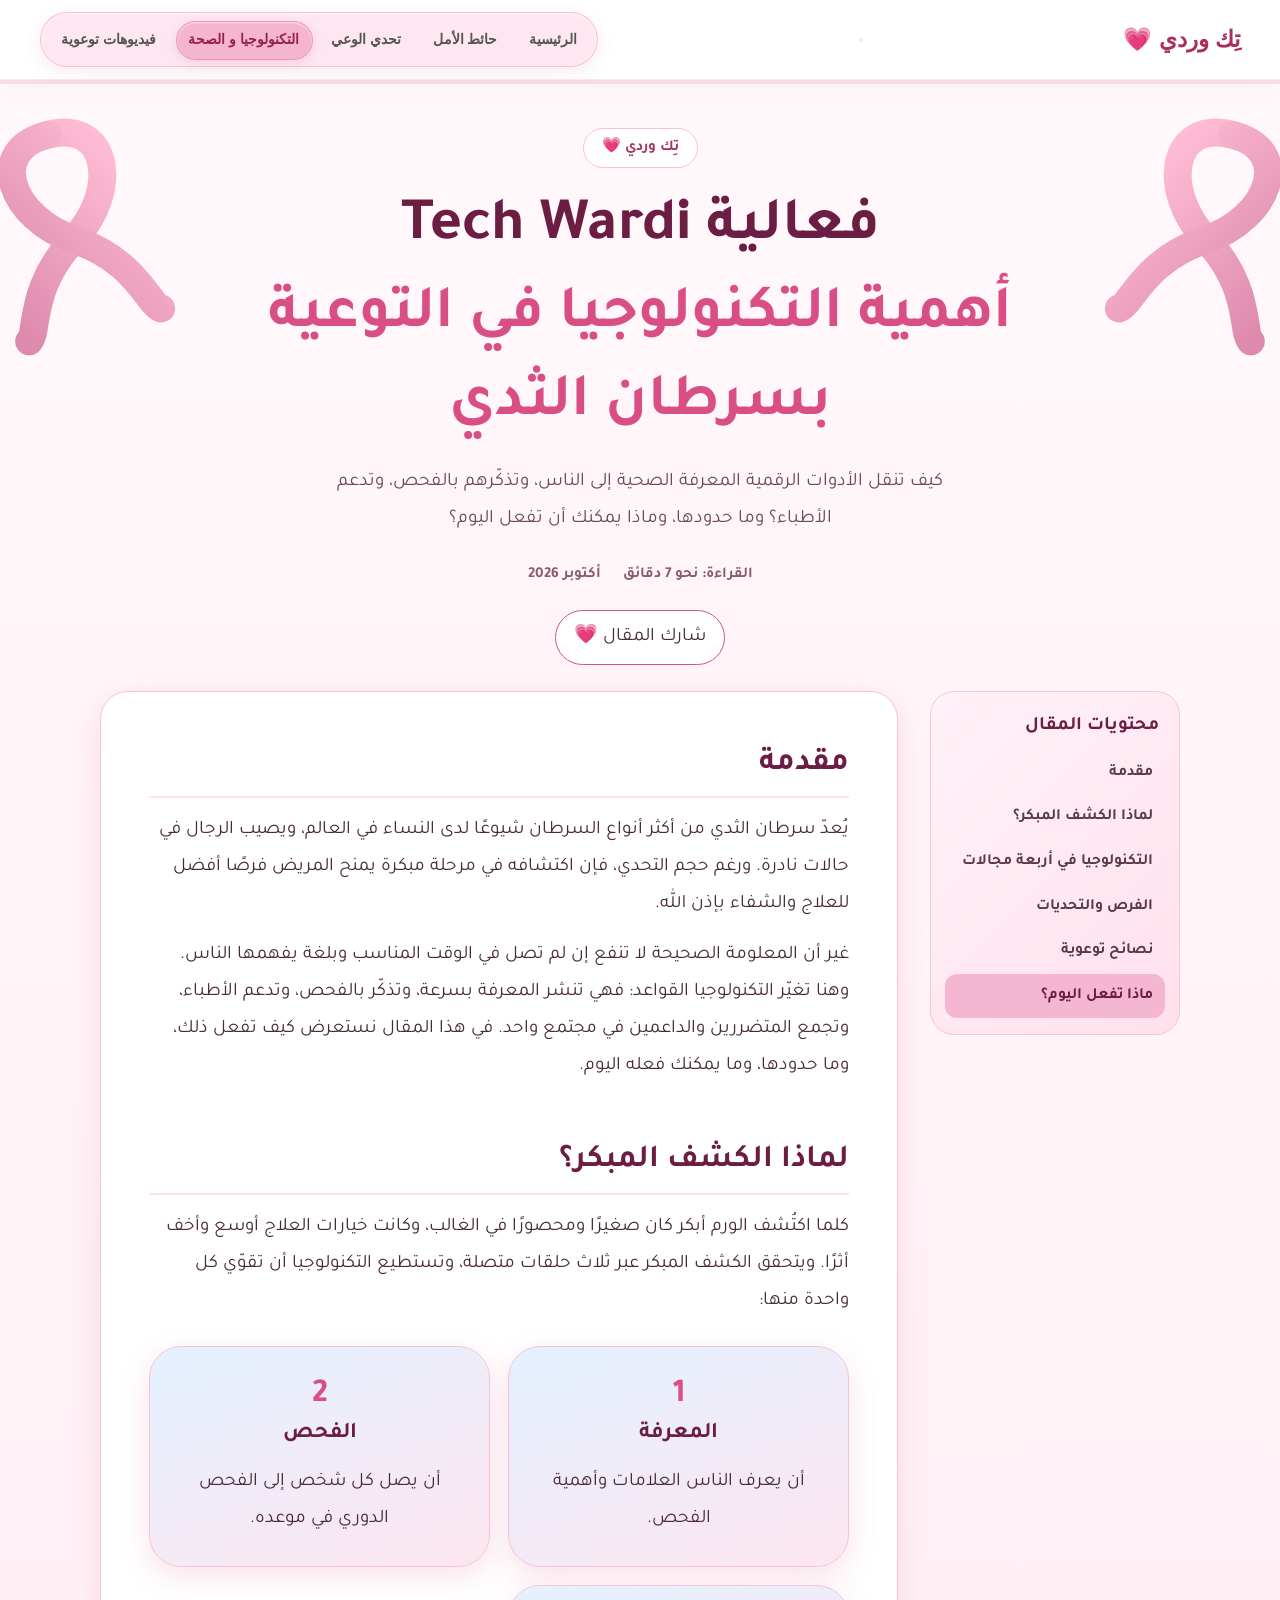
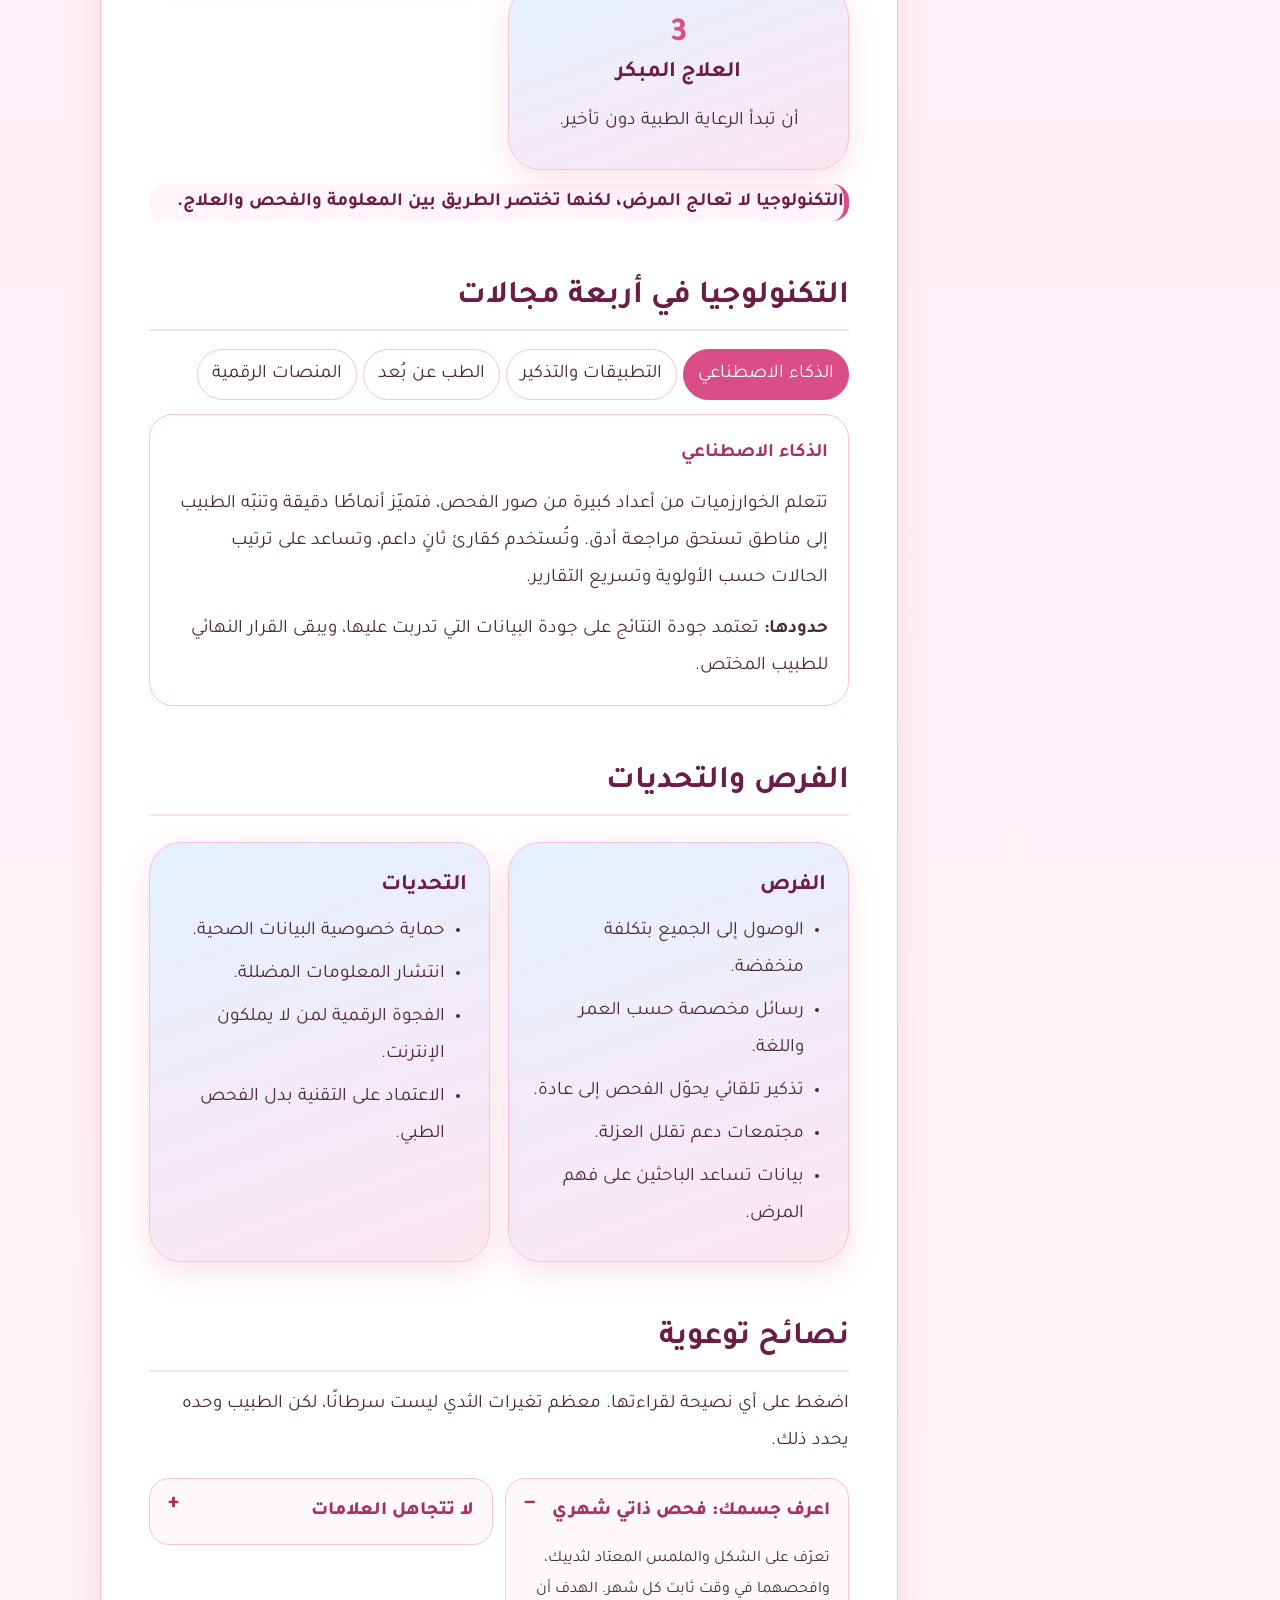
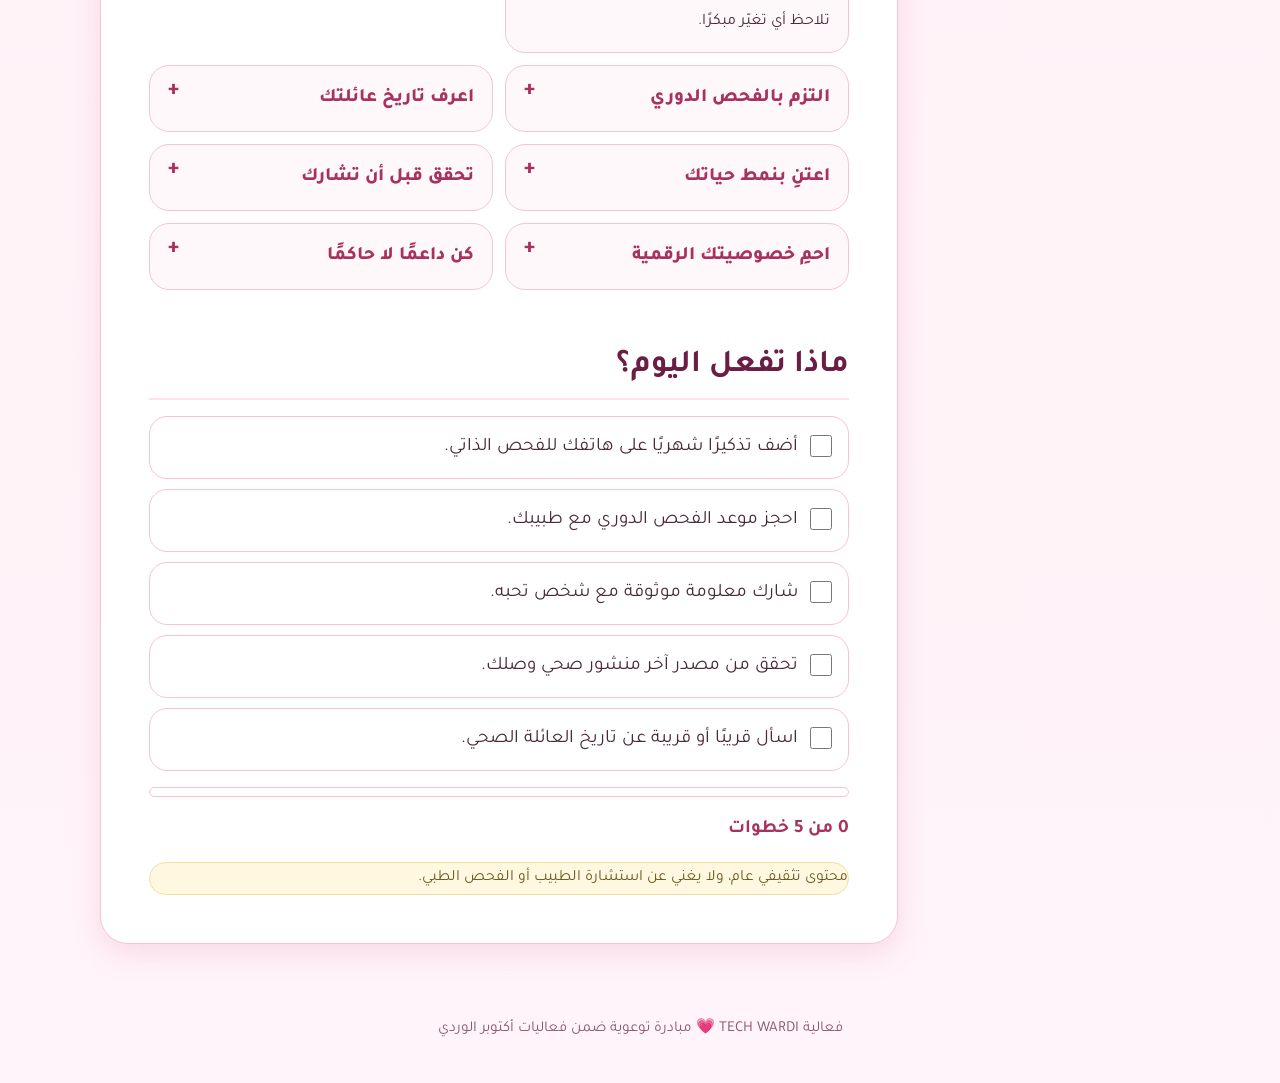
<file: tech-wardi/awareness.html>
<!DOCTYPE html>
<html lang="ar" dir="rtl">
<head>
  <meta charset="UTF-8">
  <meta name="viewport" content="width=device-width, initial-scale=1">

  <title>التكنولوجيا في خدمة الصحة</title>

  <link rel="preconnect" href="https://fonts.googleapis.com">
  <link rel="preconnect" href="https://fonts.gstatic.com" crossorigin>
  <link rel="stylesheet" href="https://fonts.googleapis.com/css2?family=Tajawal:wght@400;500;700;800&display=swap">

  <!-- تنسيقات الموقع المشتركة، ومنها القائمة -->
  <link rel="stylesheet" href="css/common.css">

  <!-- تنسيقات صفحة التوعية الجديدة -->
  <link rel="stylesheet" href="awareness.css">
</head>

<body>

  <!-- القائمة الأصلية: أبقيناها كما هي -->
  <header class="site-header">
    <nav class="navbar" aria-label="القائمة الرئيسية">
      <a href="index.html" class="logo">تِك وردي 💗</a>

      <button
        class="menu-toggle"
        type="button"
        aria-label="فتح القائمة"
        aria-expanded="false"
        aria-controls="main-navigation"
      >
        <span></span>
        <span></span>
        <span></span>
      </button>

      <ul class="nav-links" id="main-navigation">
        <li><a href="index.html">الرئيسية</a></li>
        <li><a href="wall.html">حائط الأمل</a></li>
        <li><a href="quiz.html">تحدي الوعي</a></li>
        <li><a href="awareness.html" aria-current="page">التكنولوجيا و الصحة</a></li>
        <li><a href="videos.html">فيديوهات توعوية</a></li>
      </ul>
    </nav>
  </header>

  <!-- بداية محتوى صفحة التوعية الجديد -->
  <div class="tw-page" data-tw-page>

    <div class="tw-bar" aria-hidden="true">
      <span></span>
    </div>

    <main>
      <header class="tw-hero">
        <svg class="tw-rib tw-rib-a" viewBox="0 0 100 120" aria-hidden="true">
          <use href="#tw-ribbon"/>
        </svg>

        <svg class="tw-rib tw-rib-b" viewBox="0 0 100 120" aria-hidden="true">
          <use href="#tw-ribbon"/>
        </svg>

        <div class="tw-wrap">
          <span class="tw-badge">تِك وردي 💗</span>

          <h1>
            فعالية Tech Wardi
            <em>أهمية التكنولوجيا في التوعية بسرطان الثدي</em>
          </h1>

          <p>
            كيف تنقل الأدوات الرقمية المعرفة الصحية إلى الناس، وتذكّرهم بالفحص،
            وتدعم الأطباء؟ وما حدودها، وماذا يمكنك أن تفعل اليوم؟
          </p>

          <div class="tw-meta">
            <span>القراءة: نحو 7 دقائق</span>
            <span>أكتوبر 2026</span>
          </div>

          <button class="tw-btn tw-btn-ghost tw-btn-sm" type="button" data-tw-share>
            شارك المقال 💗
          </button>
        </div>
      </header>

      <div class="tw-wrap tw-layout">
        <nav class="tw-toc" aria-label="محتويات المقال">
          <b>محتويات المقال</b>
          <a href="#tw-intro" data-tw-go="#tw-intro" class="is-active">مقدمة</a>
          <a href="#tw-early" data-tw-go="#tw-early">لماذا الكشف المبكر؟</a>
          <a href="#tw-tech" data-tw-go="#tw-tech">التكنولوجيا في أربعة مجالات</a>
          <a href="#tw-chal" data-tw-go="#tw-chal">الفرص والتحديات</a>
          <a href="#tw-tips" data-tw-go="#tw-tips">نصائح توعوية</a>
          <a href="#tw-todo" data-tw-go="#tw-todo">ماذا تفعل اليوم؟</a>
        </nav>

        <article class="tw-white tw-art">

          <section class="tw-s" id="tw-intro">
            <h2>مقدمة</h2>
            <p>يُعدّ سرطان الثدي من أكثر أنواع السرطان شيوعًا لدى النساء في العالم، ويصيب الرجال في حالات نادرة. ورغم حجم التحدي، فإن اكتشافه في مرحلة مبكرة يمنح المريض فرصًا أفضل للعلاج والشفاء بإذن الله.</p>
            <p>غير أن المعلومة الصحيحة لا تنفع إن لم تصل في الوقت المناسب وبلغة يفهمها الناس. وهنا تغيّر التكنولوجيا القواعد: فهي تنشر المعرفة بسرعة، وتذكّر بالفحص، وتدعم الأطباء، وتجمع المتضررين والداعمين في مجتمع واحد. في هذا المقال نستعرض كيف تفعل ذلك، وما حدودها، وما يمكنك فعله اليوم.</p>
          </section>

          <section class="tw-s" id="tw-early">
            <h2>لماذا الكشف المبكر؟</h2>
            <p>كلما اكتُشف الورم أبكر كان صغيرًا ومحصورًا في الغالب، وكانت خيارات العلاج أوسع وأخف أثرًا. ويتحقق الكشف المبكر عبر ثلاث حلقات متصلة، وتستطيع التكنولوجيا أن تقوّي كل واحدة منها:</p>

            <div class="tw-grid">
              <div class="tw-card tw-stat">
                <b>1</b>
                <h3>المعرفة</h3>
                <p>أن يعرف الناس العلامات وأهمية الفحص.</p>
              </div>
              <div class="tw-card tw-stat">
                <b>2</b>
                <h3>الفحص</h3>
                <p>أن يصل كل شخص إلى الفحص الدوري في موعده.</p>
              </div>
              <div class="tw-card tw-stat">
                <b>3</b>
                <h3>العلاج المبكر</h3>
                <p>أن تبدأ الرعاية الطبية دون تأخير.</p>
              </div>
            </div>

            <p class="tw-key">التكنولوجيا لا تعالج المرض، لكنها تختصر الطريق بين المعلومة والفحص والعلاج.</p>
          </section>

          <section class="tw-s" id="tw-tech">
            <h2>التكنولوجيا في أربعة مجالات</h2>

            <div class="tw-tabs" role="tablist" aria-label="مجالات التكنولوجيا">
              <button class="tw-tab" role="tab" type="button">الذكاء الاصطناعي</button>
              <button class="tw-tab" role="tab" type="button">التطبيقات والتذكير</button>
              <button class="tw-tab" role="tab" type="button">الطب عن بُعد</button>
              <button class="tw-tab" role="tab" type="button">المنصات الرقمية</button>
            </div>

            <div class="tw-panel" role="tabpanel">
              <h4>الذكاء الاصطناعي</h4>
              <p>تتعلم الخوارزميات من أعداد كبيرة من صور الفحص، فتميّز أنماطًا دقيقة وتنبّه الطبيب إلى مناطق تستحق مراجعة أدق. وتُستخدم كقارئ ثانٍ داعم، وتساعد على ترتيب الحالات حسب الأولوية وتسريع التقارير.</p>
              <p><b>حدودها:</b> تعتمد جودة النتائج على جودة البيانات التي تدربت عليها، ويبقى القرار النهائي للطبيب المختص.</p>
            </div>

            <div class="tw-panel" role="tabpanel" hidden>
              <h4>التطبيقات والتذكير</h4>
              <p>تذكّرك التطبيقات بموعد الفحص الذاتي الشهري وبمواعيد الفحوصات الدورية، وتتيح تدوين ما تلاحظه لتعرضه على الطبيب بدقة بدل الاعتماد على الذاكرة.</p>
              <p><b>حدودها:</b> التطبيق لا يشخّص المرض، وأي تغيّر ملحوظ يستدعي مراجعة الطبيب مباشرة.</p>
            </div>

            <div class="tw-panel" role="tabpanel" hidden>
              <h4>الطب عن بُعد</h4>
              <p>تتيح الاستشارة عن بُعد طرح السؤال الأول على مختص دون سفر أو انتظار طويل، وتفيد سكان المناطق البعيدة والمرضى في المتابعة بعد العلاج.</p>
              <p><b>حدودها:</b> لا تغني عن الفحص السريري والتصوير الطبي عند الحاجة.</p>
            </div>

            <div class="tw-panel" role="tabpanel" hidden>
              <h4>المنصات الرقمية</h4>
              <p>تصل الحملات الرقمية وقصص الناجين والفيديوهات القصيرة إلى جمهور واسع في وقت قصير، وتكسر حاجز الخجل والخوف الذي يؤخر كثيرين عن الفحص.</p>
              <p><b>حدودها:</b> تنتشر الإشاعات والعلاجات الوهمية بسرعة أيضًا، لذا تحقق من المصدر قبل أن تشارك.</p>
            </div>
          </section>

          <section class="tw-s" id="tw-chal">
            <h2>الفرص والتحديات</h2>

            <div class="tw-grid">
              <div class="tw-card">
                <h3>الفرص</h3>
                <ul class="tw-bul">
                  <li>الوصول إلى الجميع بتكلفة منخفضة.</li>
                  <li>رسائل مخصصة حسب العمر واللغة.</li>
                  <li>تذكير تلقائي يحوّل الفحص إلى عادة.</li>
                  <li>مجتمعات دعم تقلل العزلة.</li>
                  <li>بيانات تساعد الباحثين على فهم المرض.</li>
                </ul>
              </div>

              <div class="tw-card">
                <h3>التحديات</h3>
                <ul class="tw-bul">
                  <li>حماية خصوصية البيانات الصحية.</li>
                  <li>انتشار المعلومات المضللة.</li>
                  <li>الفجوة الرقمية لمن لا يملكون الإنترنت.</li>
                  <li>الاعتماد على التقنية بدل الفحص الطبي.</li>
                </ul>
              </div>
            </div>
          </section>

          <section class="tw-s" id="tw-tips">
            <h2>نصائح توعوية</h2>
            <p>اضغط على أي نصيحة لقراءتها. معظم تغيرات الثدي ليست سرطانًا، لكن الطبيب وحده يحدد ذلك.</p>

            <div class="tw-tips">
              <details class="tw-tip" open>
                <summary>اعرف جسمك: فحص ذاتي شهري</summary>
                <p>تعرّف على الشكل والملمس المعتاد لثدييك، وافحصهما في وقت ثابت كل شهر. الهدف أن تلاحظ أي تغيّر مبكرًا.</p>
              </details>
              <details class="tw-tip">
                <summary>لا تتجاهل العلامات</summary>
                <p>كتلة جديدة، تغيّر في الشكل أو الجلد، إفرازات من الحلمة، أو ألم مستمر في موضع واحد: راجع الطبيب دون تأجيل.</p>
              </details>
              <details class="tw-tip">
                <summary>التزم بالفحص الدوري</summary>
                <p>اسأل طبيبك عن توقيت التصوير الدوري المناسب لعمرك وتاريخك العائلي، وضع الموعد في تقويم هاتفك.</p>
              </details>
              <details class="tw-tip">
                <summary>اعرف تاريخ عائلتك</summary>
                <p>إصابة قريبة من الدرجة الأولى قد ترفع احتمال الإصابة. أخبر طبيبك ليحدد لك خطة متابعة تناسبك.</p>
              </details>
              <details class="tw-tip">
                <summary>اعتنِ بنمط حياتك</summary>
                <p>النشاط البدني المنتظم، والوزن الصحي، عوامل قد تخفض خطر الإصابة، وهي مفيدة لصحتك عمومًا.</p>
              </details>
              <details class="tw-tip">
                <summary>تحقق قبل أن تشارك</summary>
                <p>اعتمد على مصادر طبية موثوقة كوزارات الصحة والمنظمات المتخصصة، وانتبه للتاريخ، وتجنّب أي منشور يَعد بعلاج سريع أو سري.</p>
              </details>
              <details class="tw-tip">
                <summary>احمِ خصوصيتك الرقمية</summary>
                <p>راجع أذونات التطبيقات الصحية، ولا تنشر نتائج فحوصاتك علنًا، واستخدم كلمات مرور قوية لحساباتك الطبية.</p>
              </details>
              <details class="tw-tip">
                <summary>كن داعمًا لا حاكمًا</summary>
                <p>استمع قبل أن تنصح، واعرض المرافقة إلى الموعد، وتجنّب العبارات التي تقلل من الخوف. الدعم الإنساني جزء من العلاج.</p>
              </details>
            </div>
          </section>

          <section class="tw-s" id="tw-todo">
            <h2>ماذا تفعل اليوم؟</h2>

            <ul class="tw-list">
              <li><label><input class="tw-chk" type="checkbox"><span>أضف تذكيرًا شهريًا على هاتفك للفحص الذاتي.</span></label></li>
              <li><label><input class="tw-chk" type="checkbox"><span>احجز موعد الفحص الدوري مع طبيبك.</span></label></li>
              <li><label><input class="tw-chk" type="checkbox"><span>شارك معلومة موثوقة مع شخص تحبه.</span></label></li>
              <li><label><input class="tw-chk" type="checkbox"><span>تحقق من مصدر آخر منشور صحي وصلك.</span></label></li>
              <li><label><input class="tw-chk" type="checkbox"><span>اسأل قريبًا أو قريبة عن تاريخ العائلة الصحي.</span></label></li>
            </ul>

            <div class="tw-meter" aria-hidden="true"><span></span></div>
            <p class="tw-out" aria-live="polite"></p>
            <p class="tw-note-box">محتوى تثقيفي عام، ولا يغني عن استشارة الطبيب أو الفحص الطبي.</p>
          </section>

        </article>
      </div>
    </main>

    <footer class="tw-foot">
      فعالية TECH WARDI 💗 مبادرة توعوية ضمن فعاليات أكتوبر الوردي
    </footer>

    <div class="tw-toast" role="status"></div>

    <svg width="0" height="0" style="position:absolute" aria-hidden="true">
      <defs>
        <linearGradient id="tw-g" x1="0" y1="0" x2="1" y2="1">
          <stop offset="0" stop-color="#ff8fb8"/>
          <stop offset="1" stop-color="#c2336f"/>
        </linearGradient>

        <g id="tw-ribbon" fill="none" stroke="url(#tw-g)" stroke-width="14" stroke-linecap="round">
          <path d="M50 14C18 14 22 50 50 68S78 108 84 112"/>
          <path d="M50 14C82 14 78 50 50 68S22 108 16 112"/>
        </g>
      </defs>
    </svg>

  </div>

  <!-- script.js مسؤول عن وظائف الموقع المشتركة والانتقال -->
  <script src="script.js"></script>

  <!-- awareness.js مسؤول عن تفاعلات المقال -->
  <script src="awareness.js"></script>

</body>
</html>
</file>
<file: tech-wardi/css/common.css>
:root {
    --pink: #d94f83;
    --dark-pink: #a92f61;
    --light-pink: #fff0f5;
    --white: #ffffff;
    --text: #333333;
    --muted: #666666;
    --border-pink: #f5d5e2;
    --shadow: 0 8px 25px rgba(100, 30, 60, 0.07);
    --radius: 18px;
}

/* الإعدادات العامة */
* {
    margin: 0;
    padding: 0;
    box-sizing: border-box;
}

html {
    scroll-behavior: smooth;
}

body {
    font-family: Arial, sans-serif;
    background: var(--white);
    color: var(--text);
    line-height: 1.8;
    overflow-wrap: break-word;
}

a {
    color: inherit;
    text-decoration: none;
}

img {
    display: block;
    max-width: 100%;
}

button,
input,
textarea,
select {
    font: inherit;
}

h1,
h2,
h3 {
    line-height: 1.4;
}

p {
    margin-bottom: 12px;
}

/* شريط التنقل */
.site-header {
    position: sticky;
    top: 0;
    z-index: 100;
    background: rgba(255, 255, 255, 0.78);
    border-bottom: 1px solid rgba(217, 79, 131, 0.12);
    box-shadow: 0 6px 24px rgba(100, 30, 60, 0.045);
    backdrop-filter: blur(18px);
    -webkit-backdrop-filter: blur(18px);
}

.navbar {
    width: min(1200px, 100%);
    min-height: 76px;
    margin: auto;
    padding: 12px 24px;
    display: flex;
    align-items: center;
    justify-content: space-between;
    gap: 24px;
}

.logo,
.footer-logo {
    color: var(--dark-pink);
    font-size: 23px;
    font-weight: 800;
    white-space: nowrap;
}

/* حاوية روابط التنقل */
.nav-links {
    position: relative;
    isolation: isolate;
    display: flex;
    flex-wrap: wrap;
    align-items: center;
    justify-content: center;
    gap: 6px;
    padding: 7px;
    list-style: none;

    background: rgba(255, 220, 235, 0.68);
    border: 1px solid rgba(217, 79, 131, 0.25);
    border-radius: 999px;

    backdrop-filter: blur(10px);
    -webkit-backdrop-filter: blur(10px);

    box-shadow:
        inset 0 1px 3px rgba(255, 255, 255, 0.8),
        0 5px 18px rgba(169, 47, 97, 0.09);
}

.nav-links li {
    position: relative;
    z-index: 1;
    list-style: none;
}

/* روابط التنقل */
.nav-links a {
    position: relative;
    z-index: 2;
    display: block;
    padding: 9px 13px;
    border-radius: 999px;
    color: #555;
    font-size: 14px;
    font-weight: 600;
    white-space: nowrap;
    background: transparent;
    box-shadow: none;
    transition: color 0.25s ease;
}

.nav-links a:hover,
.nav-links a:focus-visible,
.nav-links a[aria-current="page"] {
    color: #92234f;
    background: transparent;
    box-shadow: none;
}

/* الفقاعة الوردية المتحركة */
.nav-bubble {
    position: absolute;
    display: block;
    z-index: 0;
    top: 0;
    left: 0;
    width: 0;
    height: 0;
    border: 1px solid rgba(217, 79, 131, 0.3);
    border-radius: 999px;
    background: rgba(232, 112, 160, 0.42);
    box-shadow:
        inset 0 1px 2px rgba(255, 255, 255, 0.65),
        0 3px 12px rgba(169, 47, 97, 0.14);
    pointer-events: none;
    opacity: 0;
    transition:
        left 0.35s cubic-bezier(0.22, 1, 0.36, 1),
        top 0.35s cubic-bezier(0.22, 1, 0.36, 1),
        width 0.35s cubic-bezier(0.22, 1, 0.36, 1),
        height 0.35s cubic-bezier(0.22, 1, 0.36, 1),
        opacity 0.2s ease;
}

.nav-links.bubble-ready .nav-bubble {
    opacity: 1;
}

/* الشاشات المتوسطة */
@media (max-width: 900px) {
    .navbar {
        flex-direction: column;
        gap: 10px;
    }

    .nav-links {
        gap: 5px;
        max-width: 100%;
        flex-wrap: wrap;
        border-radius: 24px;
    }

    .nav-links a {
        padding: 8px 11px;
        font-size: 13px;
    }
}

/* الهواتف */
@media (max-width: 600px) {
    .navbar {
        padding: 12px 14px;
    }

    .logo {
        font-size: 22px;
    }

    .nav-links {
        gap: 4px;
        padding: 5px;
    }

    .nav-links a {
        padding: 7px 9px;
        font-size: 12px;
    }

    .button {
        width: 100%;
        max-width: 320px;
    }
}

/* الأزرار */
.button {
    display: inline-flex;
    align-items: center;
    justify-content: center;
    min-height: 48px;
    padding: 11px 22px;
    border: 1px solid var(--pink);
    border-radius: 30px;
    font-weight: 700;
    text-align: center;
    transition:
        transform 0.2s ease,
        background-color 0.2s ease,
        box-shadow 0.2s ease;
}

.button:hover {
    transform: translateY(-3px);
    box-shadow: 0 7px 18px rgba(169, 47, 97, 0.15);
}

.button-primary {
    background: var(--pink);
    color: var(--white);
}

.button-primary:hover {
    background: var(--dark-pink);
}

.button-secondary {
    background: var(--white);
    color: var(--dark-pink);
}

/* تذييل الموقع */
.site-footer {
    padding: 38px 20px;
    text-align: center;
    background: #fff0f5;
    border-top: 1px solid var(--border-pink);
}

.footer-logo {
    display: inline-block;
    margin-bottom: 10px;
}

.site-footer p {
    color: var(--muted);
    font-size: 14px;
}

.site-footer .footer-credit {
    font-size: 13px;
}

.site-footer .footer-copy {
    margin: 20px 0 0;
    padding-top: 16px;
    border-top: 1px solid var(--border-pink);
    font-size: 12px;
}

/* إمكانية الوصول */
a:focus-visible,
button:focus-visible,
input:focus-visible,
textarea:focus-visible,
select:focus-visible {
    outline: 3px solid var(--pink);
    outline-offset: 4px;
}

/* تقليل الحركة عند تفضيل المستخدم */
@media (prefers-reduced-motion: reduce) {
    html {
        scroll-behavior: auto;
    }

    *,
    *::before,
    *::after {
        transition-duration: 0.01ms !important;
        animation-duration: 0.01ms !important;
        animation-iteration-count: 1 !important;
    }
}

/* ستارة الانتقال بين الصفحات */
.page-transition {
    position: fixed;
    inset: 0;
    z-index: 99999;
    display: flex;
    align-items: center;
    justify-content: center;

    background:
        radial-gradient(
            circle at center,
            #fff0f6 0%,
            #f9c4dc 45%,
            #d94f85 100%
        );

    opacity: 0;
    visibility: hidden;
    transform: translateY(100%);
    pointer-events: none;

    transition:
        transform 0.45s cubic-bezier(.76, 0, .24, 1),
        opacity 0.25s ease,
        visibility 0.45s;
}

.page-transition.is-active {
    opacity: 1;
    visibility: visible;
    transform: translateY(0);
    pointer-events: auto;
}

.page-transition-logo {
    color: #a8325f;
    font-family: 'Tajawal', sans-serif;
    font-size: clamp(28px, 5vw, 46px);
    font-weight: 800;
    text-align: center;
    animation: wardi-pulse 0.8s ease-in-out infinite alternate;
}

@keyframes wardi-pulse {
    from {
        transform: scale(0.96);
        opacity: 0.8;
    }

    to {
        transform: scale(1.04);
        opacity: 1;
    }
}

@media (prefers-reduced-motion: reduce) {
    .page-transition {
        transition-duration: 0.01ms;
    }

    .page-transition-logo {
        animation: none;
    }
}
/* توحيد أبعاد شريط التنقل بين جميع الصفحات */
.site-header,
.site-header .navbar {
    box-sizing: border-box;
}

.site-header .navbar {
    width: 100%;
    max-width: 1248px;
    margin-inline: auto;
}

.site-header .nav-links {
    box-sizing: border-box;
    flex: 0 0 auto;
}

.site-header .nav-links li {
    flex: 0 0 auto;
}

.site-header .nav-links a {
    box-sizing: border-box;
    line-height: 1.5;
}
</file>
<file: tech-wardi/awareness.css>
/* تِك وردي — كل القواعد داخل .tw-page لتجنّب التعارض مع الموقع الأكبر.
   للتخصيص: عدّل المتغيرات (--tw-*) فقط. */
.tw-page{--tw-p:#d94f85;--tw-pd:#a8325f;--tw-w:#6b1d44;--tw-bg:#fff0f6;--tw-soft:#ffe0ec;--tw-line:#f6c3d7;--tw-ink:#4a2a3a;--tw-blue:#e4f1ff;--tw-ok:#2f9e6e;--tw-sh:0 10px 30px rgba(217,79,133,.16);
font-family:'Tajawal','Cairo',system-ui,sans-serif;font-size:18px;line-height:1.95;color:var(--tw-ink);background:linear-gradient(180deg,#fff8fb,var(--tw-bg) 40%,#fff4f9);direction:rtl;overflow-x:clip;position:relative}
.tw-page *,.tw-page *::before,.tw-page *::after{box-sizing:border-box}
.tw-page h1,.tw-page h2,.tw-page h3,.tw-page p,.tw-page ul{margin:0;padding:0}
.tw-page button,.tw-page input,.tw-page textarea{font:inherit;color:inherit}
.tw-page :focus-visible{outline:3px solid var(--tw-pd);outline-offset:3px}
.tw-wrap{max-width:1040px;margin:0 auto;padding:0 20px}
.tw-sec{padding:56px 0;scroll-margin-top:150px}
.tw-sec>.tw-wrap>h2{font-size:clamp(1.7rem,5vw,2.4rem);color:var(--tw-w);line-height:1.4;text-align:center}
.tw-lead{text-align:center;max-width:620px;margin:10px auto 32px;color:#6b4a5a}

/* الأزرار */
.tw-btn{display:block;width:100%;max-width:340px;margin:10px auto;padding:13px 22px;border-radius:999px;border:1.5px solid var(--tw-p);font-weight:700;font-size:1.02rem;cursor:pointer;text-align:center;text-decoration:none;transition:transform .2s,box-shadow .2s,background .2s}
.tw-btn:hover{transform:translateY(-2px);box-shadow:var(--tw-sh)}
.tw-btn-main{background:var(--tw-p);color:#fff}
.tw-btn-main:hover{background:var(--tw-pd)}
.tw-btn-ghost{background:#fff;color:var(--tw-pd)}
.tw-btn-sm{display:inline-block;width:auto;margin:6px;padding:8px 18px;font-size:.95rem}

/* الواجهة */
.tw-hero{position:relative;text-align:center;padding:48px 0 24px;isolation:isolate}
.tw-rib{position:absolute;width:150px;top:20px;opacity:.55;z-index:-1}
.tw-rib-a{right:-30px;transform:rotate(14deg)}
.tw-rib-b{left:-30px;transform:rotate(-14deg) scaleX(-1)}
.tw-badge{display:inline-block;padding:4px 18px;border-radius:999px;background:#fff;border:1px solid var(--tw-line);color:var(--tw-pd);font-weight:700;font-size:.95rem}
.tw-hero h1{margin:18px auto 14px;max-width:760px;font-size:clamp(2.1rem,7.5vw,3.8rem);line-height:1.45;color:var(--tw-w)}
.tw-hero h1 em{display:block;font-style:normal;color:var(--tw-p)}
.tw-hero>.tw-wrap>p{max-width:600px;margin:0 auto 22px;color:#6b4a5a}
.tw-quote{text-align:center;color:#8a5a70;font-size:1rem;margin:20px 0 0}

/* بطاقات */
.tw-card{background:linear-gradient(160deg,var(--tw-blue),#fde6f0);border:1px solid var(--tw-line);border-radius:32px;padding:28px 22px;box-shadow:var(--tw-sh)}
.tw-white{background:#fff;border:1px solid var(--tw-line);border-radius:28px;padding:24px 22px;box-shadow:var(--tw-sh)}
.tw-grid{display:grid;gap:18px;grid-template-columns:repeat(auto-fit,minmax(min(230px,100%),1fr));margin-top:26px}
.tw-stat{text-align:center}
.tw-stat b{display:block;font-size:2.1rem;color:var(--tw-p);line-height:1.3}

/* المقال */
.tw-art p{margin-top:14px}
.tw-art h3{color:var(--tw-w);font-size:1.4rem;margin-top:30px}
.tw-tabs{display:flex;max-width:100%;flex-wrap:nowrap;gap:6px;margin:14px -4px 10px;padding:4px;overflow-x:auto;overscroll-behavior-x:contain;-webkit-overflow-scrolling:touch;scroll-snap-type:x proximity;scrollbar-width:none}
.tw-tabs::-webkit-scrollbar{display:none}
.tw-tab{flex:none;scroll-snap-align:center;white-space:nowrap;padding:6px 14px;border-radius:999px;border:1.5px solid var(--tw-line);background:#fff;cursor:pointer;font-weight:700;font-size:.88rem;line-height:1.6;color:#5a3a49;transition:background .2s}
.tw-tab[aria-selected="true"]{background:var(--tw-p);border-color:var(--tw-p);color:#fff}
.tw-panel{padding:20px;border-radius:24px;background:#fff;border:1px solid var(--tw-line)}
.tw-panel[hidden]{display:none}
.tw-panel h4{margin:0 0 6px;font-size:1.2rem;color:var(--tw-pd)}
.tw-note-box{margin-top:22px;padding:14px 18px;border-radius:18px;background:#fff8e1;border:1px solid #f3dfa2;font-size:.98rem;color:#6b5a1f}
.tw-list{list-style:none;display:grid;gap:10px;margin-top:16px}
.tw-list label{display:flex;gap:12px;align-items:flex-start;padding:12px 16px;border-radius:18px;background:#fff;border:1px solid var(--tw-line);cursor:pointer}
.tw-list input{width:22px;height:22px;margin-top:6px;accent-color:var(--tw-p);flex:none}
.tw-list input:checked+span{text-decoration:line-through;color:#a08090}
.tw-meter{height:10px;border-radius:99px;background:#fff;margin-top:16px;overflow:hidden;border:1px solid var(--tw-line)}
.tw-meter span{display:block;height:100%;width:0;background:var(--tw-p);transition:width .4s}
.tw-out{margin-top:10px;font-weight:700;color:var(--tw-pd)}

.tw-foot{text-align:center;padding:30px 20px 40px;font-size:.95rem;color:#8a5a70}
.tw-toast{position:fixed;bottom:24px;left:50%;transform:translate(-50%,30px);opacity:0;background:var(--tw-w);color:#fff;padding:12px 24px;border-radius:999px;z-index:99;transition:.3s;pointer-events:none}
.tw-toast.on{opacity:1;transform:translate(-50%,0)}

/* ظهور تدريجي (يُفعَّل فقط عند توفر JavaScript) */
.tw-js .tw-rv{opacity:0;transform:translateY(22px);transition:opacity .6s,transform .6s}
.tw-js .tw-rv.in{opacity:1;transform:none}
@media(prefers-reduced-motion:reduce){.tw-page *{animation:none!important;transition:none!important}.tw-js .tw-rv{opacity:1;transform:none}}

/* ===== صفحة المقال: تخطيط وتفاصيل ===== */
.tw-page{--tw-max:1120px}
.tw-wrap{max-width:var(--tw-max)}
.tw-bar{position:sticky;top:0;z-index:50;height:4px;background:rgba(246,195,215,.45)}
.tw-bar span{display:block;height:100%;width:0;background:linear-gradient(90deg,var(--tw-p),#ff9cc0)}
.tw-hero{padding:44px 0 20px}
.tw-hero>.tw-wrap>p{max-width:640px}
.tw-meta{display:flex;justify-content:center;flex-wrap:wrap;gap:6px 22px;margin:0 0 14px;color:#8a5a70;font-size:.95rem;font-weight:700}
.tw-layout{display:grid;grid-template-columns:minmax(0,1fr);gap:24px;align-items:start;padding-bottom:40px}
.tw-toc{padding:16px 14px;border-radius:24px;background:linear-gradient(135deg,#fff2f8,var(--tw-soft));border:1px solid var(--tw-line)}
.tw-toc b{display:block;margin:0 6px 6px;color:var(--tw-w)}
.tw-toc a{display:block;padding:7px 12px;border-radius:12px;color:#5a3a49;text-decoration:none;font-weight:700;font-size:.98rem;transition:background .2s}
.tw-toc a:hover{background:#ffd3e4}
.tw-toc a.is-active{background:#f4b6d0;color:var(--tw-w)}
.tw-art{min-width:0;padding:clamp(22px,4vw,48px)}
.tw-s{min-width:0;scroll-margin-top:24px}
.tw-art h2{font-size:clamp(1.5rem,3.4vw,2rem);color:var(--tw-w);line-height:1.5;margin:52px 0 4px;padding-bottom:8px;border-bottom:2px solid var(--tw-soft)}
.tw-art .tw-s:first-child h2{margin-top:0}
.tw-grid h3{margin-top:0}
.tw-art .tw-bul{padding-right:22px;margin-top:10px}
.tw-art .tw-bul li{margin-top:6px}
.tw-art .tw-list{margin-top:16px}
.tw-key{margin-top:20px;padding:14px 18px;border-right:5px solid var(--tw-p);border-radius:16px;background:#fff4f9;font-weight:700;color:var(--tw-w)}
.tw-tips{display:grid;gap:12px;margin-top:18px;align-items:start}
.tw-tip{border:1px solid var(--tw-line);border-radius:20px;background:#fff8fb;padding:0 18px}
.tw-tip summary{display:flex;justify-content:space-between;gap:10px;padding:14px 0;cursor:pointer;list-style:none;font-weight:800;color:var(--tw-pd)}
.tw-tip summary::-webkit-details-marker{display:none}
.tw-tip summary::after{content:"+";font-size:1.4rem;line-height:1}
.tw-tip[open] summary::after{content:"\2212"}
.tw-art .tw-tip p{margin:0 0 14px;font-size:1rem}
@media(min-width:900px){
.tw-page{font-size:19px}
.tw-layout{grid-template-columns:250px minmax(0,1fr);gap:32px}
.tw-toc{position:sticky;top:24px}
.tw-tips{grid-template-columns:1fr 1fr}
.tw-rib{width:200px}
}
@media(max-width:899px){.tw-toc{display:flex;flex-wrap:wrap;gap:4px}.tw-toc b{width:100%}}
</file>
